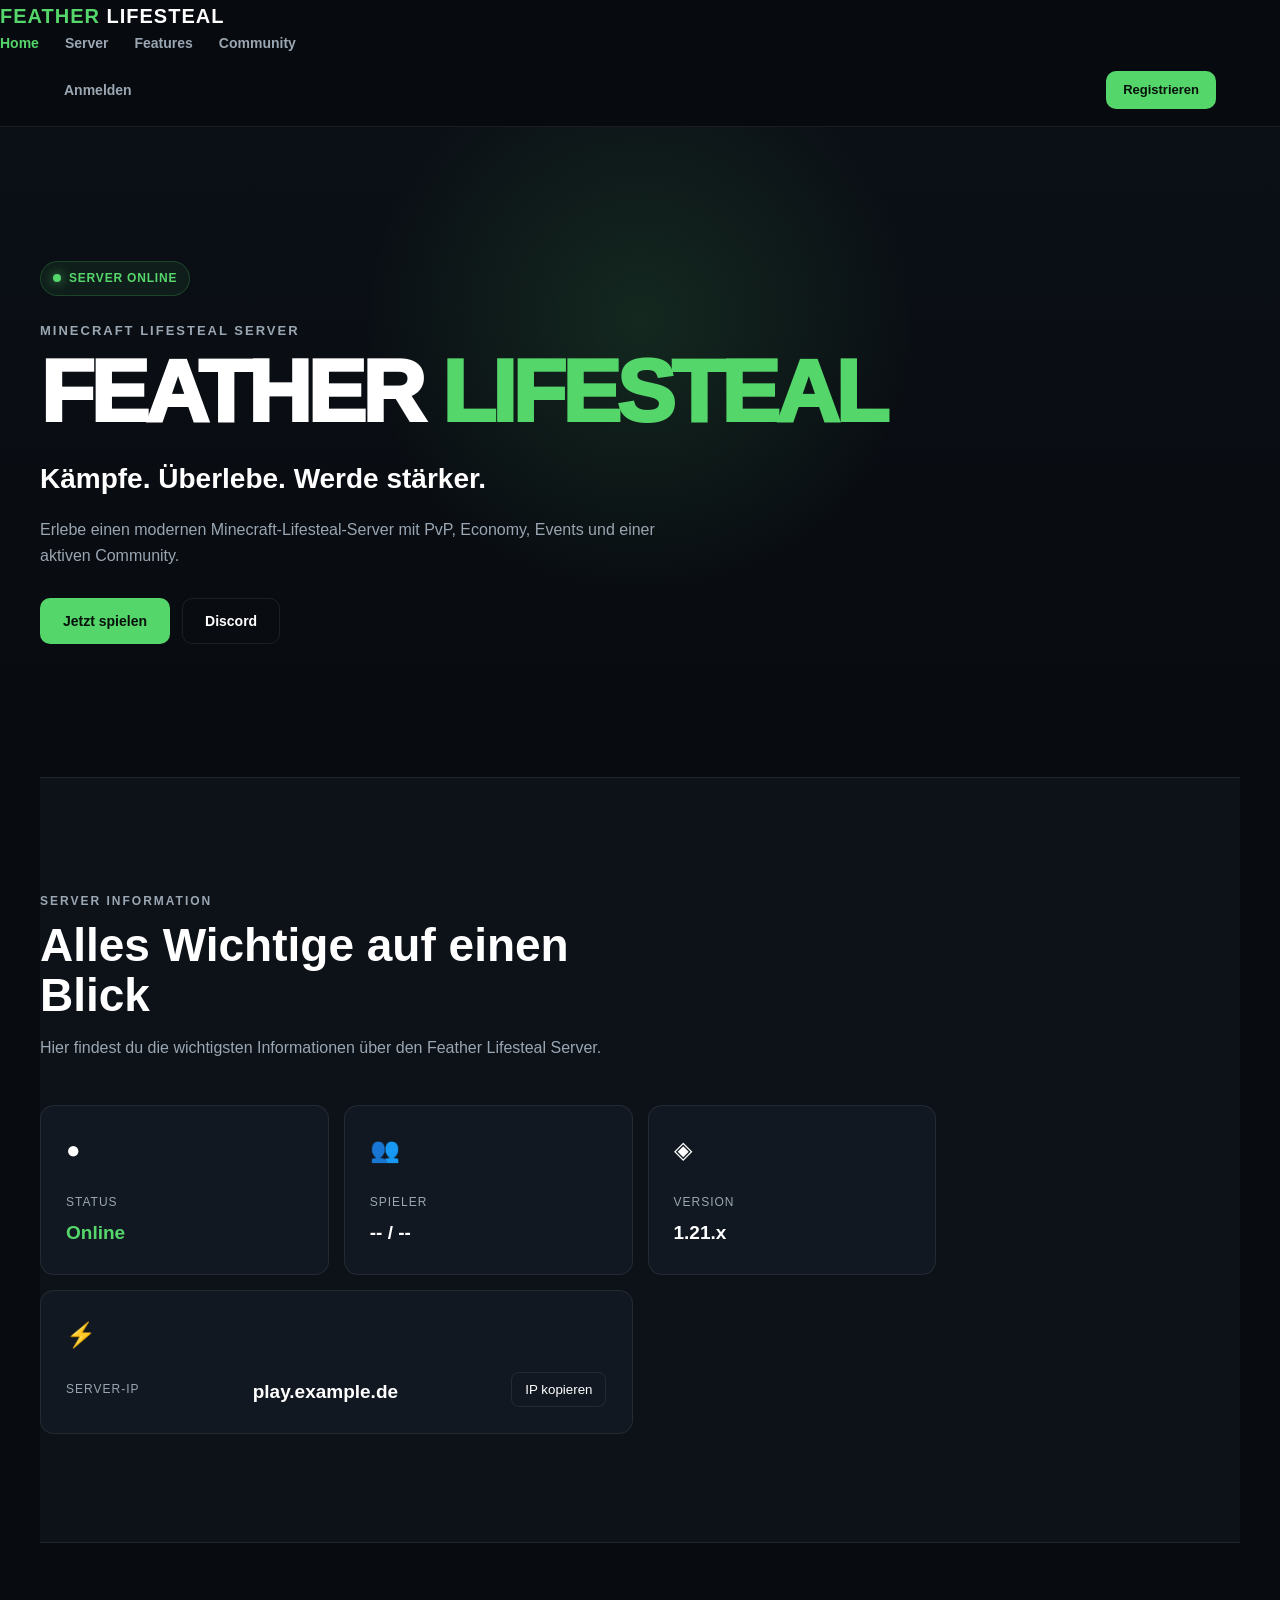
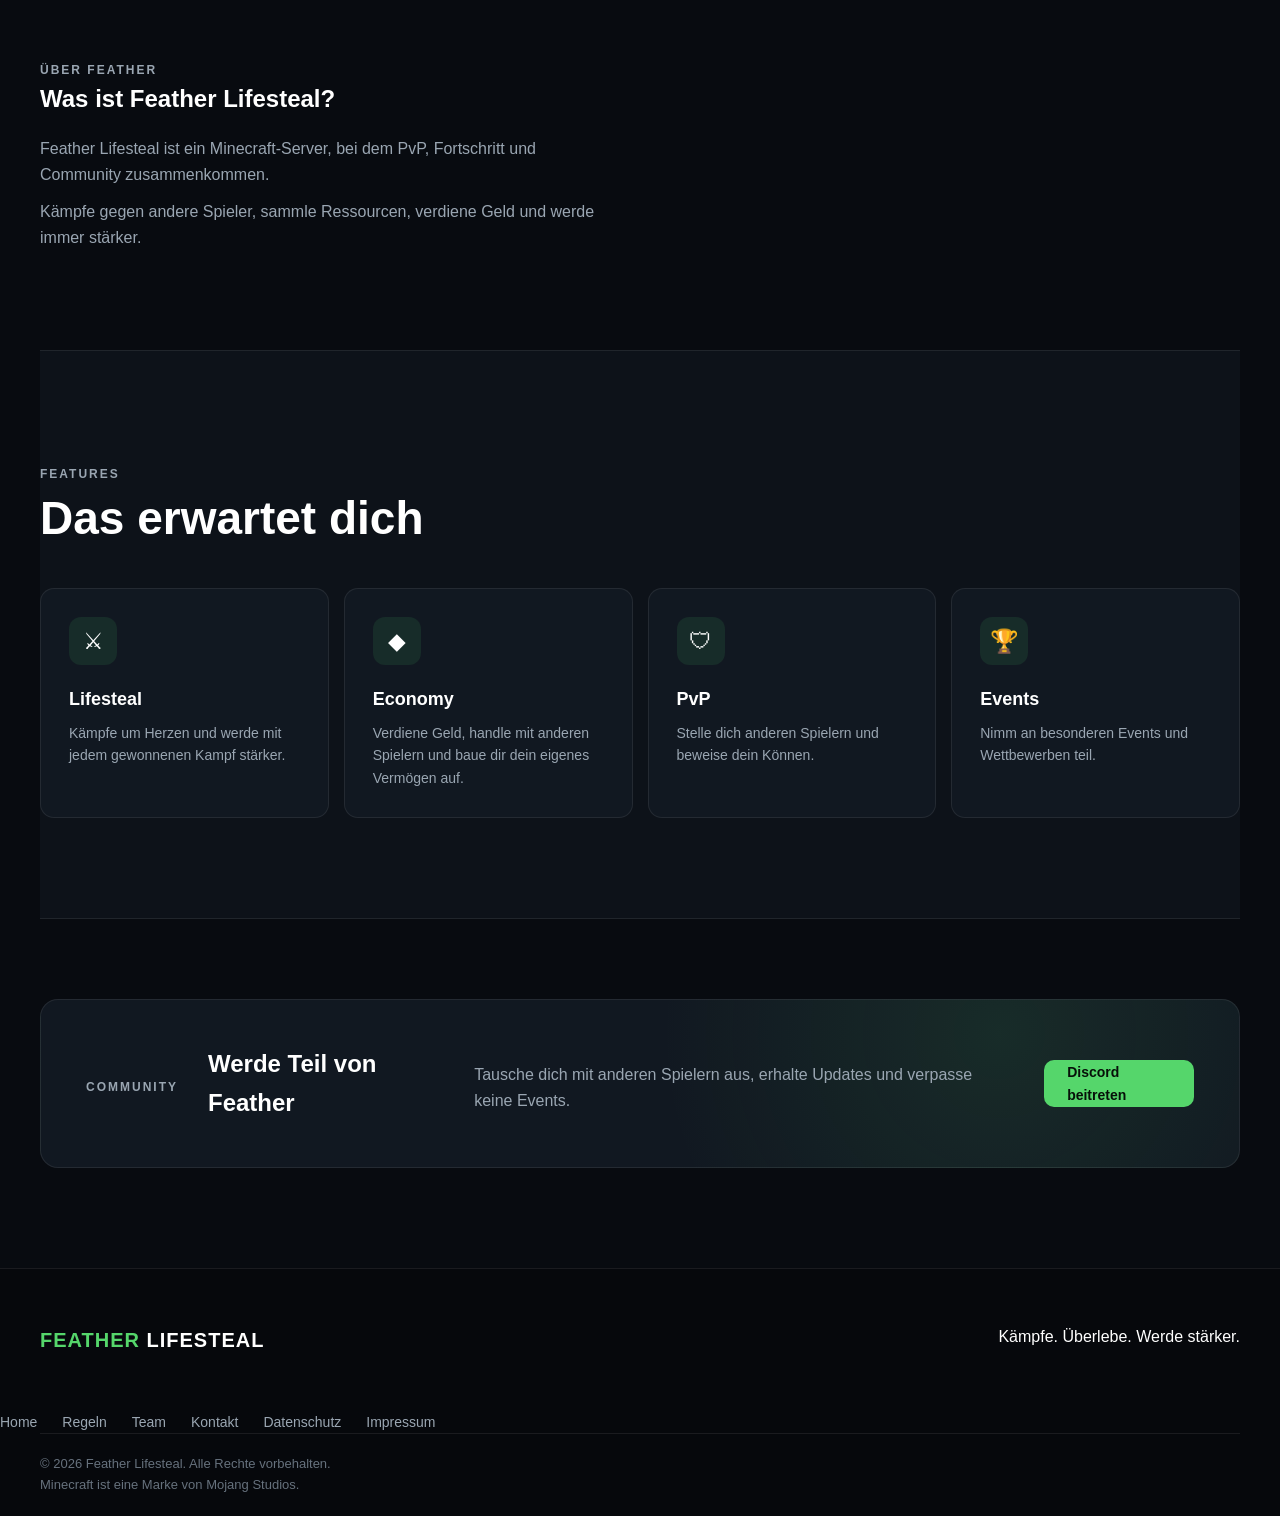
<file: index.html>
<!DOCTYPE html>
<html lang="de">
<head>
    <meta charset="UTF-8">
    <meta name="viewport" content="width=device-width, initial-scale=1.0">

    <meta
        name="description"
        content="Feather Lifesteal – Dein Minecraft Lifesteal Server."
    >

    <title>Feather Lifesteal</title>

    <link rel="stylesheet" href="style.css">
</head>

<body>

    <!-- ================================
         HEADER / NAVIGATION
    ================================= -->

    <header class="site-header">

        <a href="index.html" class="logo">
            <span>FEATHER</span>
            <strong>LIFESTEAL</strong>
        </a>

        <nav class="main-nav">
            <a href="index.html" class="active">Home</a>
            <a href="#server">Server</a>
            <a href="#features">Features</a>
            <a href="#community">Community</a>
        </nav>

        <div class="header-actions">
            <a href="#" class="login-link">
                Anmelden
            </a>

            <a href="#" class="button button-small">
                Registrieren
            </a>
        </div>

        <button
            class="mobile-menu-button"
            id="mobileMenuButton"
            aria-label="Menü öffnen"
        >
            ☰
        </button>

    </header>


    <!-- ================================
         MOBILE NAVIGATION
    ================================= -->

    <div class="mobile-nav" id="mobileNav">

        <a href="index.html">Home</a>
        <a href="#server">Server</a>
        <a href="#features">Features</a>
        <a href="#community">Community</a>

        <hr>

        <a href="#" class="mobile-login">
            Anmelden
        </a>

        <a href="#" class="button">
            Registrieren
        </a>

    </div>


    <main>

        <!-- ================================
             HERO
        ================================= -->

        <section class="hero">

            <div class="hero-background"></div>

            <div class="hero-content">

                <div class="status-badge">
                    <span class="status-dot"></span>
                    SERVER ONLINE
                </div>

                <p class="hero-label">
                    MINECRAFT LIFESTEAL SERVER
                </p>

                <h1>
                    FEATHER
                    <span>LIFESTEAL</span>
                </h1>

                <p class="hero-slogan">
                    Kämpfe. Überlebe. Werde stärker.
                </p>

                <p class="hero-description">
                    Erlebe einen modernen Minecraft-Lifesteal-Server
                    mit PvP, Economy, Events und einer aktiven Community.
                </p>

                <div class="hero-buttons">

                    <a href="#server" class="button">
                        Jetzt spielen
                    </a>

                    <a href="#community" class="button button-secondary">
                        Discord
                    </a>

                </div>

            </div>

        </section>


        <!-- ================================
             SERVER INFORMATION
        ================================= -->

        <section class="section server-section" id="server">

            <div class="section-heading">

                <p class="section-label">
                    SERVER INFORMATION
                </p>

                <h2>
                    Alles Wichtige auf einen Blick
                </h2>

                <p>
                    Hier findest du die wichtigsten Informationen
                    über den Feather Lifesteal Server.
                </p>

            </div>


            <div class="server-grid">

                <!-- STATUS -->

                <div class="info-card">

                    <div class="info-icon">
                        ●
                    </div>

                    <div>
                        <span class="info-label">
                            STATUS
                        </span>

                        <strong class="online-text">
                            Online
                        </strong>
                    </div>

                </div>


                <!-- PLAYERS -->

                <div class="info-card">

                    <div class="info-icon">
                        👥
                    </div>

                    <div>
                        <span class="info-label">
                            SPIELER
                        </span>

                        <strong>
                            -- / --
                        </strong>
                    </div>

                </div>


                <!-- VERSION -->

                <div class="info-card">

                    <div class="info-icon">
                        ◈
                    </div>

                    <div>
                        <span class="info-label">
                            VERSION
                        </span>

                        <strong>
                            1.21.x
                        </strong>
                    </div>

                </div>


                <!-- SERVER IP -->

                <div class="info-card server-ip-card">

                    <div class="info-icon">
                        ⚡
                    </div>

                    <div class="ip-content">

                        <span class="info-label">
                            SERVER-IP
                        </span>

                        <strong id="serverIp">
                            play.example.de
                        </strong>

                        <button
                            id="copyIpButton"
                            class="copy-button"
                        >
                            IP kopieren
                        </button>

                    </div>

                </div>

            </div>

            <p
                id="copyMessage"
                class="copy-message"
            ></p>

        </section>


        <!-- ================================
             ABOUT
        ================================= -->

        <section class="section about-section">

            <div class="about-content">

                <div>

                    <p class="section-label">
                        ÜBER FEATHER
                    </p>

                    <h2>
                        Was ist Feather Lifesteal?
                    </h2>

                </div>

                <p>
                    Feather Lifesteal ist ein Minecraft-Server,
                    bei dem PvP, Fortschritt und Community
                    zusammenkommen.
                </p>

                <p>
                    Kämpfe gegen andere Spieler, sammle Ressourcen,
                    verdiene Geld und werde immer stärker.
                </p>

            </div>

        </section>


        <!-- ================================
             FEATURES
        ================================= -->

        <section class="section features-section" id="features">

            <div class="section-heading">

                <p class="section-label">
                    FEATURES
                </p>

                <h2>
                    Das erwartet dich
                </h2>

            </div>


            <div class="features-grid">

                <!-- LIFESTEAL -->

                <article class="feature-card">

                    <div class="feature-icon">
                        ⚔
                    </div>

                    <h3>
                        Lifesteal
                    </h3>

                    <p>
                        Kämpfe um Herzen und werde mit jedem
                        gewonnenen Kampf stärker.
                    </p>

                </article>


                <!-- ECONOMY -->

                <article class="feature-card">

                    <div class="feature-icon">
                        ◆
                    </div>

                    <h3>
                        Economy
                    </h3>

                    <p>
                        Verdiene Geld, handle mit anderen Spielern
                        und baue dir dein eigenes Vermögen auf.
                    </p>

                </article>


                <!-- PVP -->

                <article class="feature-card">

                    <div class="feature-icon">
                        🛡
                    </div>

                    <h3>
                        PvP
                    </h3>

                    <p>
                        Stelle dich anderen Spielern und
                        beweise dein Können.
                    </p>

                </article>


                <!-- EVENTS -->

                <article class="feature-card">

                    <div class="feature-icon">
                        🏆
                    </div>

                    <h3>
                        Events
                    </h3>

                    <p>
                        Nimm an besonderen Events und
                        Wettbewerben teil.
                    </p>

                </article>

            </div>

        </section>


        <!-- ================================
             COMMUNITY
        ================================= -->

        <section
            class="section community-section"
            id="community"
        >

            <div class="community-box">

                <p class="section-label">
                    COMMUNITY
                </p>

                <h2>
                    Werde Teil von Feather
                </h2>

                <p>
                    Tausche dich mit anderen Spielern aus,
                    erhalte Updates und verpasse keine Events.
                </p>

                <a
                    href="#"
                    class="button"
                >
                    Discord beitreten
                </a>

            </div>

        </section>

    </main>


    <!-- ================================
         FOOTER
    ================================= -->

    <footer class="site-footer">

        <div class="footer-main">

            <a href="index.html" class="logo">
                <span>FEATHER</span>
                <strong>LIFESTEAL</strong>
            </a>

            <p>
                Kämpfe. Überlebe. Werde stärker.
            </p>

        </div>


        <div class="footer-links">

            <a href="index.html">
                Home
            </a>

            <a href="#">
                Regeln
            </a>

            <a href="#">
                Team
            </a>

            <a href="#">
                Kontakt
            </a>

            <a href="#">
                Datenschutz
            </a>

            <a href="#">
                Impressum
            </a>

        </div>


        <div class="footer-bottom">

            <p>
                © 2026 Feather Lifesteal. Alle Rechte vorbehalten.
            </p>

            <p>
                Minecraft ist eine Marke von Mojang Studios.
            </p>

        </div>

    </footer>


    <!-- JAVASCRIPT -->

    <script src="script.js"></script>

</body>
</html>
</file>
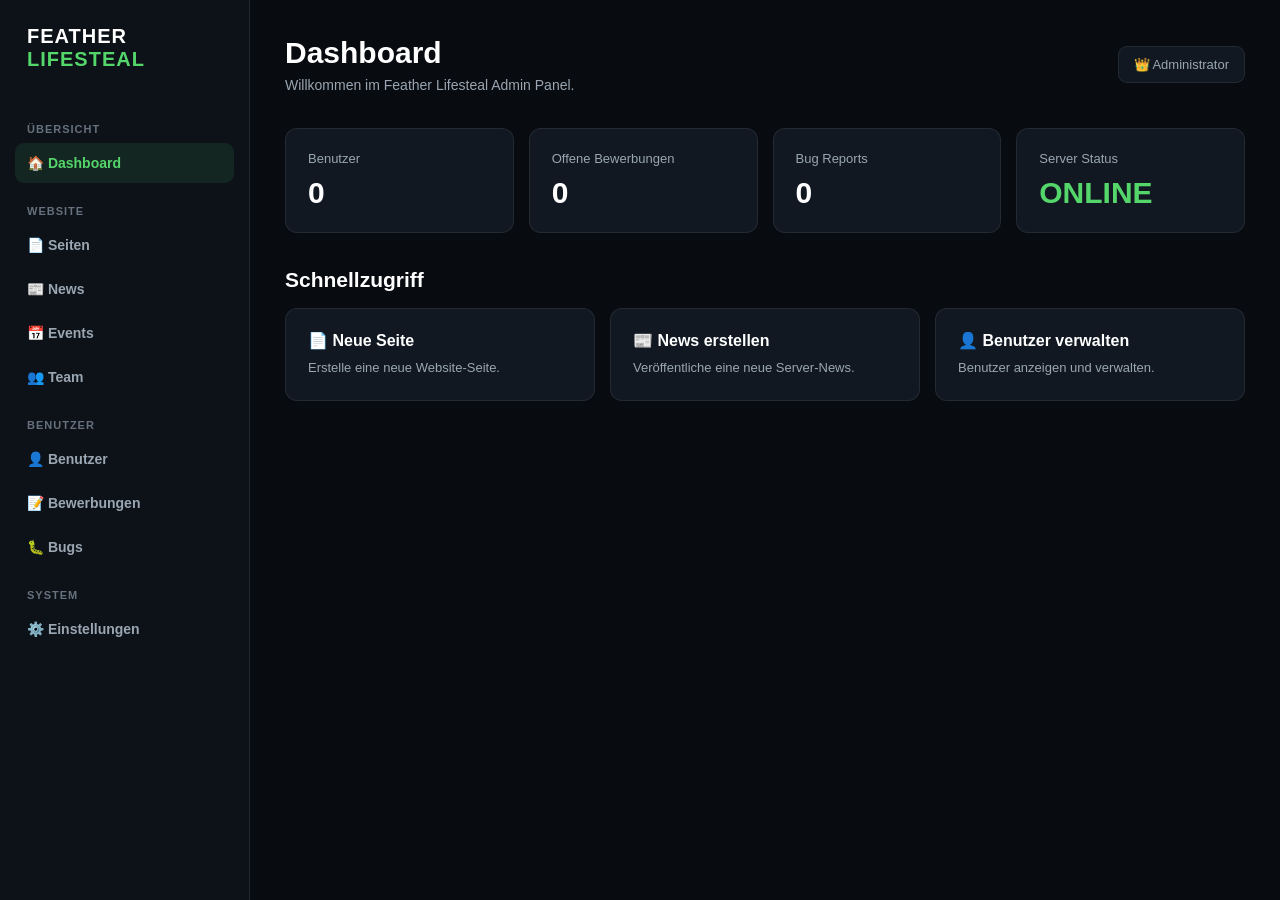
<file: admin/index.html>
<!DOCTYPE html>
<html lang="de">

<head>
    <meta charset="UTF-8">
    <meta name="viewport" content="width=device-width, initial-scale=1.0">

    <title>Feather Lifesteal - Admin Panel</title>

    <link rel="stylesheet" href="style.css">
</head>

<body>

    <!-- ================================
         SIDEBAR
         ================================ -->

    <aside class="sidebar">

        <div class="logo">
            FEATHER <span>LIFESTEAL</span>
        </div>

        <div class="nav-title">Übersicht</div>

        <button class="nav-button active">
            🏠 Dashboard
        </button>


        <div class="nav-title">Website</div>

        <button class="nav-button">
            📄 Seiten
        </button>

        <button class="nav-button">
            📰 News
        </button>

        <button class="nav-button">
            📅 Events
        </button>

        <button class="nav-button">
            👥 Team
        </button>


        <div class="nav-title">Benutzer</div>

        <button class="nav-button">
            👤 Benutzer
        </button>

        <button class="nav-button">
            📝 Bewerbungen
        </button>

        <button class="nav-button">
            🐛 Bugs
        </button>


        <div class="nav-title">System</div>

        <button class="nav-button">
            ⚙️ Einstellungen
        </button>

    </aside>


    <!-- ================================
         MAIN
         ================================ -->

    <main class="main">

        <div class="topbar">

            <div>
                <h1>Dashboard</h1>

                <p>
                    Willkommen im Feather Lifesteal Admin Panel.
                </p>
            </div>

            <div class="admin-user">
                👑 Administrator
            </div>

        </div>


        <!-- ================================
             STATISTICS
             ================================ -->

        <div class="dashboard-grid">

            <div class="card">

                <span class="card-title">
                    Benutzer
                </span>

                <span class="card-value">
                    0
                </span>

            </div>


            <div class="card">

                <span class="card-title">
                    Offene Bewerbungen
                </span>

                <span class="card-value">
                    0
                </span>

            </div>


            <div class="card">

                <span class="card-title">
                    Bug Reports
                </span>

                <span class="card-value">
                    0
                </span>

            </div>


            <div class="card">

                <span class="card-title">
                    Server Status
                </span>

                <span class="card-value green">
                    ONLINE
                </span>

            </div>

        </div>


        <!-- ================================
             QUICK ACTIONS
             ================================ -->

        <section class="section">

            <h2>
                Schnellzugriff
            </h2>


            <div class="quick-actions">

                <div class="action">

                    <h3>
                        📄 Neue Seite
                    </h3>

                    <p>
                        Erstelle eine neue Website-Seite.
                    </p>

                </div>


                <div class="action">

                    <h3>
                        📰 News erstellen
                    </h3>

                    <p>
                        Veröffentliche eine neue Server-News.
                    </p>

                </div>


                <div class="action">

                    <h3>
                        👤 Benutzer verwalten
                    </h3>

                    <p>
                        Benutzer anzeigen und verwalten.
                    </p>

                </div>

            </div>

        </section>

    </main>

</body>

</html>
</file>
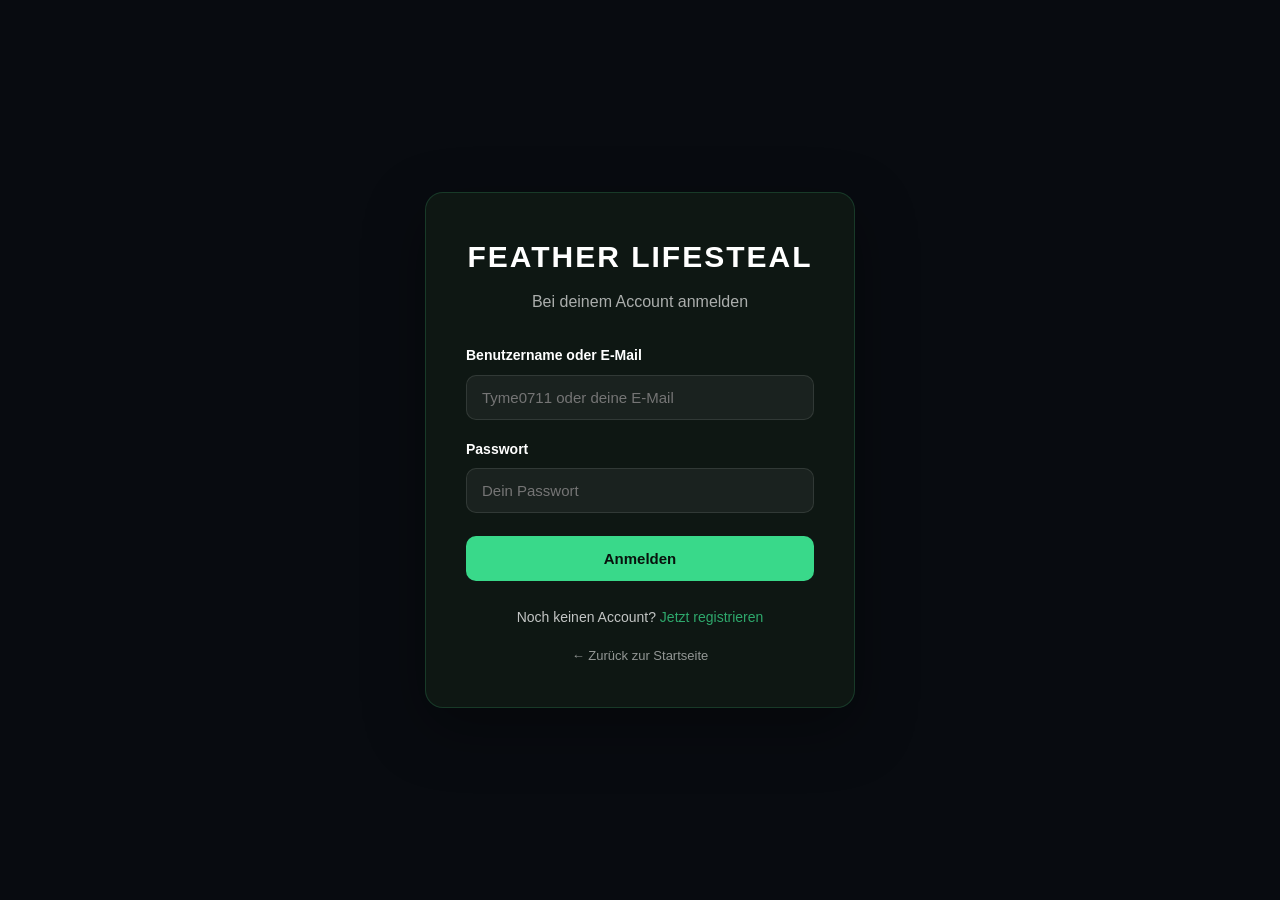
<file: login.html>
<!DOCTYPE html>
<html lang="de">
<head>
    <meta charset="UTF-8">
    <meta name="viewport" content="width=device-width, initial-scale=1.0">

    <title>Login | Feather Lifesteal</title>

    <link rel="stylesheet" href="style.css">

    <style>
        .auth-page {
            min-height: 100vh;
            display: flex;
            align-items: center;
            justify-content: center;
            padding: 30px 20px;
        }

        .auth-container {
            width: 100%;
            max-width: 430px;
        }

        .auth-card {
            background: rgba(15, 25, 21, 0.95);
            border: 1px solid rgba(80, 255, 160, 0.15);
            border-radius: 18px;
            padding: 40px;
            box-shadow: 0 20px 60px rgba(0, 0, 0, 0.35);
        }

        .auth-logo {
            text-align: center;
            margin-bottom: 30px;
        }

        .auth-logo h1 {
            margin: 0;
            font-size: 30px;
            letter-spacing: 2px;
        }

        .auth-logo p {
            margin-top: 8px;
            opacity: 0.65;
        }

        .auth-form {
            display: flex;
            flex-direction: column;
            gap: 18px;
        }

        .form-group {
            display: flex;
            flex-direction: column;
            gap: 8px;
        }

        .form-group label {
            font-size: 14px;
            font-weight: 600;
        }

        .form-group input {
            width: 100%;
            box-sizing: border-box;
            padding: 13px 15px;
            border-radius: 10px;
            border: 1px solid rgba(255, 255, 255, 0.1);
            background: rgba(255, 255, 255, 0.05);
            color: white;
            outline: none;
            font-size: 15px;
        }

        .form-group input:focus {
            border-color: rgba(80, 255, 160, 0.6);
        }

        .login-button {
            margin-top: 5px;
            padding: 14px;
            border: none;
            border-radius: 10px;
            background: #39d98a;
            color: #08120d;
            font-size: 15px;
            font-weight: 700;
            cursor: pointer;
            transition: 0.2s;
        }

        .login-button:hover {
            transform: translateY(-1px);
            opacity: 0.9;
        }

        .login-button:disabled {
            opacity: 0.6;
            cursor: not-allowed;
            transform: none;
        }

        .message {
            display: none;
            padding: 12px 14px;
            border-radius: 10px;
            font-size: 14px;
            line-height: 1.4;
        }

        .message.success {
            display: block;
            background: rgba(57, 217, 138, 0.12);
            border: 1px solid rgba(57, 217, 138, 0.3);
            color: #70e9aa;
        }

        .message.error {
            display: block;
            background: rgba(255, 80, 80, 0.12);
            border: 1px solid rgba(255, 80, 80, 0.3);
            color: #ff8b8b;
        }

        .auth-links {
            text-align: center;
            margin-top: 25px;
            font-size: 14px;
            opacity: 0.75;
        }

        .auth-links a {
            color: #39d98a;
            text-decoration: none;
        }

        .auth-links a:hover {
            text-decoration: underline;
        }

        .back-home {
            display: block;
            text-align: center;
            margin-top: 18px;
            color: white;
            opacity: 0.55;
            text-decoration: none;
            font-size: 13px;
        }

        .back-home:hover {
            opacity: 0.9;
        }

        @media (max-width: 500px) {
            .auth-card {
                padding: 28px 22px;
            }
        }
    </style>
</head>

<body>

    <main class="auth-page">

        <div class="auth-container">

            <div class="auth-card">

                <div class="auth-logo">
                    <h1>FEATHER LIFESTEAL</h1>
                    <p>Bei deinem Account anmelden</p>
                </div>

                <form id="loginForm" class="auth-form">

                    <div class="form-group">
                        <label for="login">Benutzername oder E-Mail</label>

                        <input
                            type="text"
                            id="login"
                            name="login"
                            placeholder="Tyme0711 oder deine E-Mail"
                            autocomplete="username"
                            required
                        >
                    </div>

                    <div class="form-group">
                        <label for="password">Passwort</label>

                        <input
                            type="password"
                            id="password"
                            name="password"
                            placeholder="Dein Passwort"
                            autocomplete="current-password"
                            required
                        >
                    </div>

                    <div id="loginMessage" class="message"></div>

                    <button
                        type="submit"
                        id="loginButton"
                        class="login-button"
                    >
                        Anmelden
                    </button>

                </form>

                <div class="auth-links">
                    Noch keinen Account?
                    <a href="register.html">Jetzt registrieren</a>
                </div>

                <a href="index.html" class="back-home">
                    ← Zurück zur Startseite
                </a>

            </div>

        </div>

    </main>

    <script>
        const API_URL =
            "https://feather-lifesteal-api.tyme0711-yt.workers.dev";

        const loginForm = document.getElementById("loginForm");
        const loginButton = document.getElementById("loginButton");
        const loginMessage = document.getElementById("loginMessage");

        function showMessage(message, type) {
            loginMessage.textContent = message;
            loginMessage.className = "message " + type;
        }

        loginForm.addEventListener("submit", async function(event) {

            event.preventDefault();

            const login = document.getElementById("login").value.trim();
            const password = document.getElementById("password").value;

            if (!login || !password) {
                showMessage(
                    "Bitte fülle alle Felder aus.",
                    "error"
                );
                return;
            }

            loginButton.disabled = true;
            loginButton.textContent = "Anmeldung läuft...";

            loginMessage.className = "message";
            loginMessage.textContent = "";

            try {

                const response = await fetch(
                    `${API_URL}/api/login`,
                    {
                        method: "POST",

                        headers: {
                            "Content-Type": "application/json"
                        },

                        body: JSON.stringify({
                            login: login,
                            password: password
                        })
                    }
                );

                let data;

                try {
                    data = await response.json();
                } catch {
                    throw new Error(
                        "Der Server hat keine gültige Antwort zurückgegeben."
                    );
                }

                if (!response.ok || !data.success) {

                    showMessage(
                        data.message ||
                        "Anmeldung fehlgeschlagen.",
                        "error"
                    );

                    return;
                }

                showMessage(
                    "Erfolgreich angemeldet! Weiterleitung...",
                    "success"
                );

                /*
                 * Später können wir hier z.B. abhängig
                 * von der Rolle weiterleiten:
                 *
                 * OWNER / ADMIN → admin/index.html
                 * USER → account.html
                 */

                setTimeout(() => {

                    if (
                        data.user &&
                        (
                            data.user.role === "OWNER" ||
                            data.user.role === "ADMIN"
                        )
                    ) {
                        window.location.href = "admin/index.html";
                    } else {
                        window.location.href = "index.html";
                    }

                }, 1000);

            } catch (error) {

                console.error("Login error:", error);

                showMessage(
                    "Der Server konnte nicht erreicht werden.",
                    "error"
                );

            } finally {

                loginButton.disabled = false;
                loginButton.textContent = "Anmelden";

            }

        });
    </script>

</body>
</html>
</file>
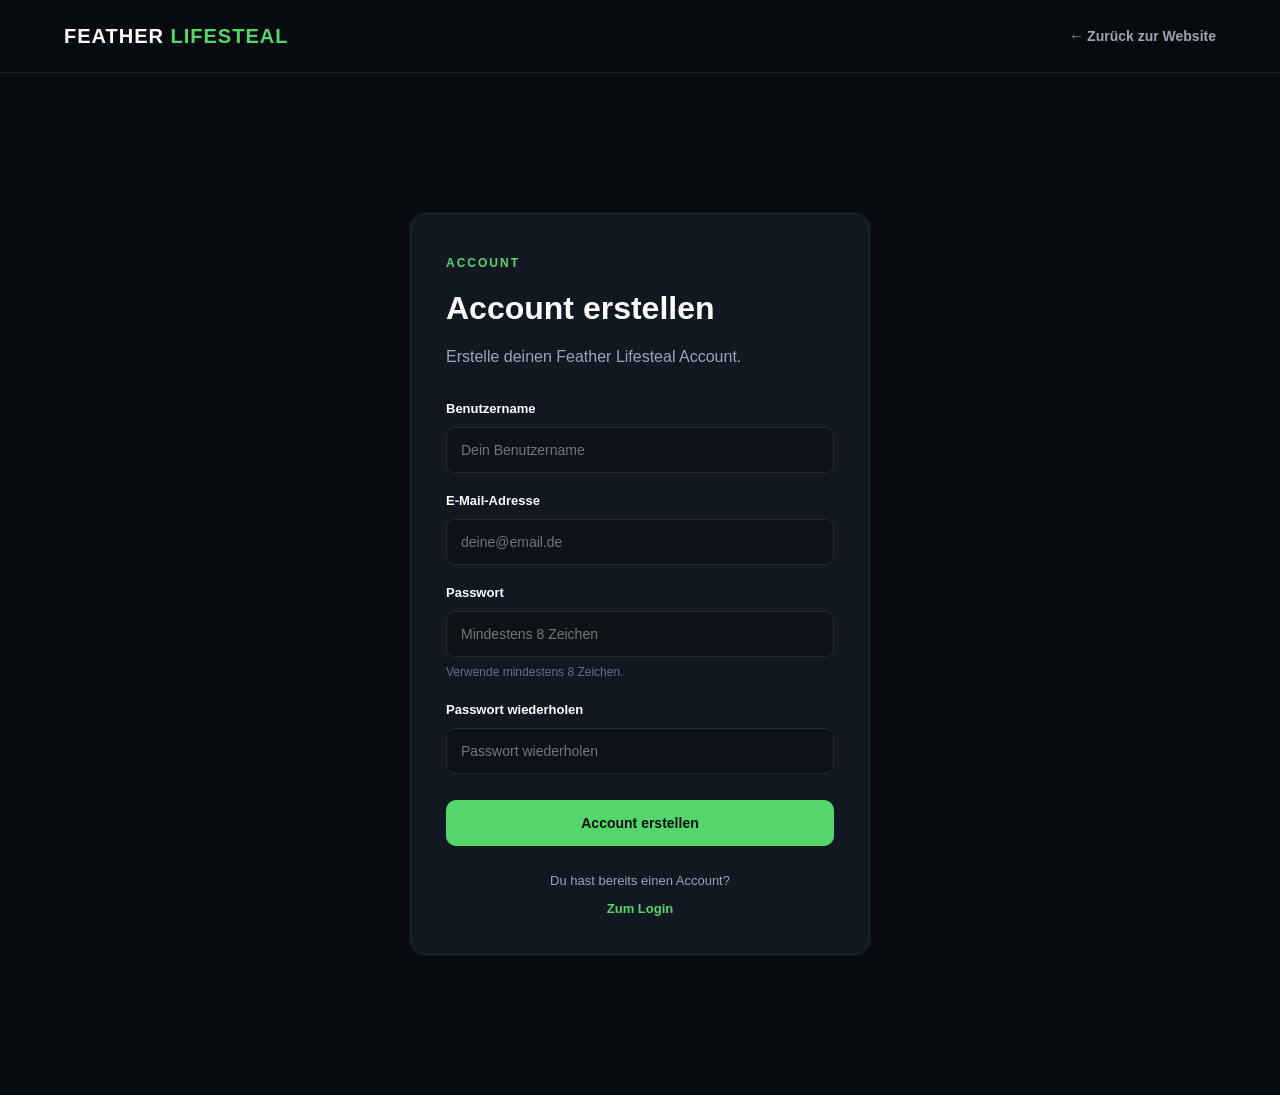
<file: register.html>
<!DOCTYPE html>
<html lang="de">

<head>
    <meta charset="UTF-8">
    <meta name="viewport" content="width=device-width, initial-scale=1.0">

    <title>Registrieren - Feather Lifesteal</title>

    <link rel="stylesheet" href="style.css">

    <style>
        .login-container {
            width: min(100%, 460px);
            margin: 40px auto;
            padding: 35px;
            background: #111821;
            border: 1px solid rgba(255, 255, 255, 0.08);
            border-radius: 16px;
        }

        .login-header {
            margin-bottom: 30px;
        }

        .login-header h1 {
            margin-top: 8px;
            font-size: 32px;
        }

        .login-header p {
            margin-top: 10px;
            color: #9aa6b2;
        }

        .form-group {
            margin-bottom: 18px;
        }

        .form-group label {
            display: block;
            margin-bottom: 7px;
            font-size: 13px;
            font-weight: 700;
        }

        .form-group input {
            width: 100%;
            height: 46px;
            padding: 0 14px;
            border: 1px solid rgba(255, 255, 255, 0.1);
            border-radius: 9px;
            outline: none;
            background: #0d1219;
            color: white;
            font-size: 14px;
        }

        .form-group input:focus {
            border-color: #55d66b;
        }

        .form-hint {
            margin-top: 6px;
            color: #66717d;
            font-size: 12px;
        }

        .login-button {
            width: 100%;
            margin-top: 8px;
        }

        .login-button:disabled {
            opacity: 0.6;
            cursor: not-allowed;
        }

        .form-message {
            display: none;
            margin: 15px 0;
            padding: 12px;
            border-radius: 9px;
            font-size: 13px;
        }

        .form-message.show {
            display: block;
        }

        .form-message.success {
            background: rgba(85, 214, 107, 0.08);
            border: 1px solid rgba(85, 214, 107, 0.2);
            color: #55d66b;
        }

        .form-message.error {
            background: rgba(239, 68, 68, 0.08);
            border: 1px solid rgba(239, 68, 68, 0.2);
            color: #ef4444;
        }

        .login-footer {
            margin-top: 25px;
            text-align: center;
            color: #9aa6b2;
            font-size: 13px;
        }

        .login-footer a {
            display: inline-block;
            margin-top: 7px;
            color: #55d66b;
            font-weight: 700;
        }
    </style>
</head>

<body>

    <!-- HEADER -->

    <header class="site-header">

        <div>

            <a href="index.html" class="logo">
                FEATHER <span>LIFESTEAL</span>
            </a>

            <a href="index.html" class="login-link">
                ← Zurück zur Website
            </a>

        </div>

    </header>


    <!-- REGISTER -->

    <main>

        <section class="section">

            <div class="login-container">

                <div class="login-header">

                    <span class="section-label">
                        ACCOUNT
                    </span>

                    <h1>
                        Account erstellen
                    </h1>

                    <p>
                        Erstelle deinen Feather Lifesteal Account.
                    </p>

                </div>


                <form id="registerForm">

                    <div class="form-group">

                        <label for="username">
                            Benutzername
                        </label>

                        <input
                            type="text"
                            id="username"
                            name="username"
                            placeholder="Dein Benutzername"
                            minlength="3"
                            maxlength="20"
                            required
                            autocomplete="username"
                        >

                    </div>


                    <div class="form-group">

                        <label for="email">
                            E-Mail-Adresse
                        </label>

                        <input
                            type="email"
                            id="email"
                            name="email"
                            placeholder="deine@email.de"
                            required
                            autocomplete="email"
                        >

                    </div>


                    <div class="form-group">

                        <label for="password">
                            Passwort
                        </label>

                        <input
                            type="password"
                            id="password"
                            name="password"
                            placeholder="Mindestens 8 Zeichen"
                            minlength="8"
                            required
                            autocomplete="new-password"
                        >

                        <div class="form-hint">
                            Verwende mindestens 8 Zeichen.
                        </div>

                    </div>


                    <div class="form-group">

                        <label for="passwordConfirm">
                            Passwort wiederholen
                        </label>

                        <input
                            type="password"
                            id="passwordConfirm"
                            name="passwordConfirm"
                            placeholder="Passwort wiederholen"
                            minlength="8"
                            required
                            autocomplete="new-password"
                        >

                    </div>


                    <div
                        id="registerMessage"
                        class="form-message"
                        aria-live="polite"
                    ></div>


                    <button
                        type="submit"
                        class="button login-button"
                        id="registerButton"
                    >
                        Account erstellen
                    </button>

                </form>


                <div class="login-footer">

                    <p>
                        Du hast bereits einen Account?
                    </p>

                    <a href="login.html">
                        Zum Login
                    </a>

                </div>

            </div>

        </section>

    </main>


    <script>

        // ========================================
        // FEATHER LIFESTEAL REGISTER
        // ========================================

        const API_URL =
            "https://feather-lifesteal-api.tyme0711-yt.workers.dev";


        const registerForm =
            document.getElementById("registerForm");

        const registerMessage =
            document.getElementById("registerMessage");

        const registerButton =
            document.getElementById("registerButton");


        // ========================================
        // SHOW MESSAGE
        // ========================================

        function showMessage(message, type) {

            registerMessage.textContent = message;

            registerMessage.className =
                "form-message show " + type;
        }


        // ========================================
        // REGISTER
        // ========================================

        registerForm.addEventListener(
            "submit",
            async function(event) {

                event.preventDefault();


                const username =
                    document.getElementById("username").value.trim();

                const email =
                    document.getElementById("email").value.trim();

                const password =
                    document.getElementById("password").value;

                const passwordConfirm =
                    document.getElementById("passwordConfirm").value;


                // ========================================
                // CHECK PASSWORDS
                // ========================================

                if (password !== passwordConfirm) {

                    showMessage(
                        "Die Passwörter stimmen nicht überein.",
                        "error"
                    );

                    return;
                }


                // ========================================
                // DISABLE BUTTON
                // ========================================

                registerButton.disabled = true;

                registerButton.textContent =
                    "Registrierung läuft...";


                try {

                    // ========================================
                    // SEND TO CLOUDFLARE WORKER
                    // ========================================

                    const response = await fetch(
                        API_URL + "/api/register",
                        {
                            method: "POST",

                            headers: {
                                "Content-Type": "application/json"
                            },

                            body: JSON.stringify({
                                username: username,
                                email: email,
                                password: password
                            })
                        }
                    );


                    const data =
                        await response.json();


                    // ========================================
                    // ERROR
                    // ========================================

                    if (!response.ok || !data.success) {

                        showMessage(
                            data.error ||
                            "Registrierung fehlgeschlagen.",
                            "error"
                        );

                        return;
                    }


                    // ========================================
                    // SUCCESS
                    // ========================================

                    showMessage(
                        data.message ||
                        "Registrierung erfolgreich! Dein Account wartet auf die Freigabe durch einen Administrator.",
                        "success"
                    );


                    registerForm.reset();


                } catch (error) {

                    console.error(
                        "Registration error:",
                        error
                    );


                    showMessage(
                        "Die Verbindung zum Server ist fehlgeschlagen.",
                        "error"
                    );


                } finally {

                    registerButton.disabled = false;

                    registerButton.textContent =
                        "Account erstellen";

                }

            }
        );

    </script>

</body>

</html>
</file>
<file: style.css>
/* ========================================
   FEATHER LIFESTEAL - MAIN STYLES
   ======================================== */

:root {
    --background: #080b10;
    --background-light: #0d1219;
    --card: #111821;
    --card-hover: #17212c;

    --text: #ffffff;
    --text-muted: #9aa6b2;

    --primary: #55d66b;
    --primary-dark: #32a946;

    --border: rgba(255, 255, 255, 0.08);

    --radius: 14px;
    --max-width: 1200px;
}

/* ========================================
   RESET
   ======================================== */

* {
    margin: 0;
    padding: 0;
    box-sizing: border-box;
}

html {
    scroll-behavior: smooth;
}

body {
    font-family: Arial, Helvetica, sans-serif;
    background: var(--background);
    color: var(--text);
    line-height: 1.6;
}

a {
    color: inherit;
    text-decoration: none;
}

button {
    font-family: inherit;
}

/* ========================================
   HEADER
   ======================================== */

.site-header {
    position: sticky;
    top: 0;
    z-index: 1000;

    background: rgba(8, 11, 16, 0.92);
    backdrop-filter: blur(12px);

    border-bottom: 1px solid var(--border);
}

.site-header > div {
    max-width: var(--max-width);
    margin: auto;

    min-height: 72px;
    padding: 0 24px;

    display: flex;
    align-items: center;
    justify-content: space-between;
    gap: 25px;
}

.logo {
    font-size: 20px;
    font-weight: 900;
    letter-spacing: 1px;
}

.logo span {
    color: var(--primary);
}

.main-nav {
    display: flex;
    align-items: center;
    gap: 26px;
}

.main-nav a {
    color: var(--text-muted);
    font-size: 14px;
    font-weight: 600;

    transition: 0.2s ease;
}

.main-nav a:hover,
.main-nav a.active {
    color: var(--primary);
}

.header-actions {
    display: flex;
    align-items: center;
    gap: 12px;
}

.login-link {
    color: var(--text-muted);
    font-size: 14px;
    font-weight: 600;
}

.login-link:hover {
    color: white;
}

/* ========================================
   BUTTONS
   ======================================== */

.button {
    display: inline-flex;
    align-items: center;
    justify-content: center;

    min-height: 46px;
    padding: 0 22px;

    border-radius: 10px;
    border: 1px solid transparent;

    background: var(--primary);
    color: #071009;

    font-weight: 800;
    font-size: 14px;

    cursor: pointer;

    transition:
        transform 0.2s ease,
        background 0.2s ease,
        box-shadow 0.2s ease;
}

.button:hover {
    transform: translateY(-2px);
    background: #69e77b;
    box-shadow: 0 10px 30px rgba(85, 214, 107, 0.18);
}

.button-small {
    min-height: 38px;
    padding: 0 16px;
    font-size: 13px;
}

.button-secondary {
    background: transparent;
    color: white;
    border-color: var(--border);
}

.button-secondary:hover {
    background: rgba(255, 255, 255, 0.06);
    box-shadow: none;
}

/* ========================================
   MOBILE MENU
   ======================================== */

.mobile-menu-button {
    display: none;

    width: 42px;
    height: 42px;

    border: 1px solid var(--border);
    border-radius: 10px;

    background: var(--card);
    color: white;

    font-size: 20px;
    cursor: pointer;
}

.mobile-nav {
    display: none;
}

/* ========================================
   HERO
   ======================================== */

.hero {
    position: relative;
    min-height: 650px;

    display: flex;
    align-items: center;

    overflow: hidden;
}

.hero-background {
    position: absolute;
    inset: 0;

    background:
        radial-gradient(
            circle at 50% 30%,
            rgba(85, 214, 107, 0.13),
            transparent 35%
        ),
        linear-gradient(
            180deg,
            #0b1016 0%,
            #080b10 100%
        );

    z-index: -1;
}

.hero-content {
    width: min(var(--max-width), calc(100% - 48px));
    margin: auto;

    padding: 100px 0;
}

.status-badge {
    display: inline-flex;
    align-items: center;
    gap: 8px;

    padding: 7px 12px;

    border-radius: 999px;

    background: rgba(85, 214, 107, 0.08);
    border: 1px solid rgba(85, 214, 107, 0.2);

    color: var(--primary);

    font-size: 12px;
    font-weight: 800;
    text-transform: uppercase;
    letter-spacing: 0.8px;
}

.status-dot {
    width: 8px;
    height: 8px;

    border-radius: 50%;
    background: var(--primary);

    box-shadow: 0 0 12px rgba(85, 214, 107, 0.8);
}

.hero-label {
    margin-top: 25px;

    color: var(--text-muted);

    font-size: 13px;
    font-weight: 800;
    letter-spacing: 2px;
}

.hero h1 {
    margin-top: 8px;

    font-size: clamp(46px, 8vw, 88px);
    line-height: 0.95;

    letter-spacing: -4px;
    font-weight: 950;
}

.hero h1 span {
    color: var(--primary);
}

.hero-slogan {
    max-width: 650px;

    margin-top: 24px;

    font-size: clamp(20px, 3vw, 28px);
    font-weight: 800;
}

.hero-description {
    max-width: 620px;

    margin-top: 15px;

    color: var(--text-muted);
    font-size: 16px;
}

.hero-buttons {
    display: flex;
    flex-wrap: wrap;
    gap: 12px;

    margin-top: 30px;
}

/* ========================================
   SECTIONS
   ======================================== */

.section {
    width: min(var(--max-width), calc(100% - 48px));
    margin: auto;

    padding: 100px 0;
}

.section-heading {
    max-width: 650px;
    margin-bottom: 45px;
}

.section-label {
    color: var(--primary);

    font-size: 12px;
    font-weight: 900;

    letter-spacing: 2px;
    text-transform: uppercase;
}

.section-heading h2 {
    margin-top: 8px;

    font-size: clamp(30px, 5vw, 46px);
    line-height: 1.1;
}

.section-heading p {
    margin-top: 14px;

    color: var(--text-muted);
}

/* ========================================
   SERVER
   ======================================== */

.server-section {
    border-top: 1px solid var(--border);
    border-bottom: 1px solid var(--border);
    background: var(--background-light);
}

.server-grid {
    display: grid;
    grid-template-columns: repeat(4, 1fr);
    gap: 15px;
}

.info-card {
    padding: 25px;

    background: var(--card);
    border: 1px solid var(--border);

    border-radius: var(--radius);

    transition: 0.2s ease;
}

.info-card:hover {
    transform: translateY(-3px);
    background: var(--card-hover);
}

.info-icon {
    font-size: 24px;
    margin-bottom: 18px;
}

.info-label {
    color: var(--text-muted);

    font-size: 12px;
    text-transform: uppercase;
    letter-spacing: 1px;
}

.info-card strong {
    display: block;

    margin-top: 5px;

    font-size: 19px;
}

.online-text {
    color: var(--primary);
}

.server-ip-card {
    grid-column: span 2;
}

.ip-content {
    display: flex;
    align-items: center;
    justify-content: space-between;
    gap: 15px;
}

.copy-button {
    padding: 9px 13px;

    border: 1px solid var(--border);
    border-radius: 8px;

    background: transparent;
    color: white;

    cursor: pointer;

    transition: 0.2s ease;
}

.copy-button:hover {
    background: rgba(255, 255, 255, 0.08);
}

.copy-message {
    margin-top: 8px;

    color: var(--primary);
    font-size: 12px;

    opacity: 0;
    transition: 0.2s ease;
}

.copy-message.show {
    opacity: 1;
}

/* ========================================
   ABOUT
   ======================================== */

.about-section {
    display: grid;
    grid-template-columns: 1fr 1fr;
    gap: 70px;

    align-items: center;
}

.about-content p {
    margin-top: 18px;

    color: var(--text-muted);
}

.about-content p + p {
    margin-top: 12px;
}

/* ========================================
   FEATURES
   ======================================== */

.features-section {
    background: var(--background-light);
    border-top: 1px solid var(--border);
    border-bottom: 1px solid var(--border);
}

.features-grid {
    display: grid;
    grid-template-columns: repeat(4, 1fr);
    gap: 15px;
}

.feature-card {
    padding: 28px;

    background: var(--card);
    border: 1px solid var(--border);

    border-radius: var(--radius);

    transition: 0.2s ease;
}

.feature-card:hover {
    transform: translateY(-4px);
    background: var(--card-hover);
}

.feature-icon {
    width: 48px;
    height: 48px;

    display: flex;
    align-items: center;
    justify-content: center;

    margin-bottom: 20px;

    border-radius: 12px;

    background: rgba(85, 214, 107, 0.1);

    font-size: 23px;
}

.feature-card h3 {
    font-size: 18px;
}

.feature-card p {
    margin-top: 8px;

    color: var(--text-muted);
    font-size: 14px;
}

/* ========================================
   COMMUNITY
   ======================================== */

.community-section {
    padding-top: 80px;
}

.community-box {
    padding: 45px;

    border: 1px solid var(--border);
    border-radius: 18px;

    background:
        radial-gradient(
            circle at 80% 20%,
            rgba(85, 214, 107, 0.1),
            transparent 35%
        ),
        var(--card);

    display: flex;
    align-items: center;
    justify-content: space-between;
    gap: 30px;
}

.community-box p {
    margin-top: 8px;
    color: var(--text-muted);
}

/* ========================================
   FOOTER
   ======================================== */

.site-footer {
    border-top: 1px solid var(--border);

    background: #06080c;
}

.footer-main {
    width: min(var(--max-width), calc(100% - 48px));
    margin: auto;

    padding: 55px 0;

    display: flex;
    justify-content: space-between;
    gap: 50px;
}

.footer-links {
    display: flex;
    flex-wrap: wrap;
    gap: 25px;
}

.footer-links a {
    color: var(--text-muted);
    font-size: 14px;
}

.footer-links a:hover {
    color: var(--primary);
}

.footer-bottom {
    width: min(var(--max-width), calc(100% - 48px));
    margin: auto;

    padding: 20px 0;

    border-top: 1px solid var(--border);

    color: #66717d;
    font-size: 13px;
}

/* ========================================
   RESPONSIVE DESIGN
   ======================================== */

@media (max-width: 900px) {

    .main-nav,
    .header-actions {
        display: none;
    }

    .mobile-menu-button {
        display: block;
    }

    .mobile-nav {
        padding: 0 24px 20px;

        flex-direction: column;
        gap: 12px;
    }

    .mobile-nav.open {
        display: flex;
    }

    .mobile-nav a {
        padding: 12px;

        border-radius: 8px;

        color: var(--text-muted);
        background: var(--card);
    }

    .server-grid,
    .features-grid {
        grid-template-columns: repeat(2, 1fr);
    }

    .about-section {
        grid-template-columns: 1fr;
        gap: 30px;
    }
}

@media (max-width: 600px) {

    .site-header > div {
        min-height: 64px;
        padding: 0 18px;
    }

    .hero-content,
    .section,
    .footer-main,
    .footer-bottom {
        width: min(100% - 36px, var(--max-width));
    }

    .hero {
        min-height: 580px;
    }

    .hero-content {
        padding: 75px 0;
    }

    .hero h1 {
        letter-spacing: -2px;
    }

    .hero-buttons {
        flex-direction: column;
    }

    .hero-buttons .button {
        width: 100%;
    }

    .server-grid,
    .features-grid {
        grid-template-columns: 1fr;
    }

    .server-ip-card {
        grid-column: span 1;
    }

    .ip-content {
        align-items: flex-start;
        flex-direction: column;
    }

    .community-box {
        padding: 30px;

        flex-direction: column;
        align-items: flex-start;
    }

    .footer-main {
        flex-direction: column;
        padding: 40px 0;
    }

    .footer-links {
        flex-direction: column;
        gap: 12px;
    }
}
</file>
<file: admin/style.css>
/* ========================================
   FEATHER LIFESTEAL - ADMIN PANEL
   ======================================== */

:root {
    --background: #080b10;
    --sidebar: #0d1219;
    --card: #111821;
    --card-hover: #17212c;

    --text: #ffffff;
    --muted: #9aa6b2;

    --primary: #55d66b;
    --primary-hover: #69e77b;

    --border: rgba(255, 255, 255, 0.08);

    --sidebar-width: 250px;
}

/* ========================================
   RESET
   ======================================== */

* {
    margin: 0;
    padding: 0;
    box-sizing: border-box;
}

body {
    font-family: Arial, Helvetica, sans-serif;
    background: var(--background);
    color: var(--text);
    min-height: 100vh;
}

button {
    font-family: inherit;
}

/* ========================================
   SIDEBAR
   ======================================== */

.sidebar {
    position: fixed;
    left: 0;
    top: 0;
    bottom: 0;

    width: var(--sidebar-width);

    padding: 25px 15px;

    background: var(--sidebar);
    border-right: 1px solid var(--border);

    overflow-y: auto;
}

.logo {
    padding: 0 12px 30px;

    font-size: 20px;
    font-weight: 900;
    letter-spacing: 1px;
}

.logo span {
    color: var(--primary);
}

/* ========================================
   NAVIGATION
   ======================================== */

.nav-title {
    margin: 22px 12px 8px;

    color: #66717d;

    font-size: 11px;
    font-weight: 800;

    text-transform: uppercase;
    letter-spacing: 1px;
}

.nav-button {
    display: flex;
    align-items: center;
    gap: 10px;

    width: 100%;

    padding: 12px;

    margin-bottom: 4px;

    border: 0;
    border-radius: 9px;

    background: transparent;
    color: var(--muted);

    text-align: left;
    font-size: 14px;
    font-weight: 600;

    cursor: pointer;

    transition: 0.2s ease;
}

.nav-button:hover {
    background: var(--card-hover);
    color: white;
}

.nav-button.active {
    background: rgba(85, 214, 107, 0.1);
    color: var(--primary);
}

/* ========================================
   MAIN CONTENT
   ======================================== */

.main {
    min-height: 100vh;

    margin-left: var(--sidebar-width);

    padding: 35px;
}

/* ========================================
   TOPBAR
   ======================================== */

.topbar {
    display: flex;
    align-items: center;
    justify-content: space-between;

    gap: 20px;

    margin-bottom: 35px;
}

.topbar h1 {
    font-size: 30px;
    line-height: 1.2;
}

.topbar p {
    margin-top: 6px;
    color: var(--muted);
    font-size: 14px;
}

.admin-user {
    display: flex;
    align-items: center;
    gap: 8px;

    padding: 10px 15px;

    background: var(--card);
    border: 1px solid var(--border);

    border-radius: 9px;

    color: var(--muted);

    font-size: 13px;
}

/* ========================================
   DASHBOARD CARDS
   ======================================== */

.dashboard-grid {
    display: grid;

    grid-template-columns: repeat(4, 1fr);

    gap: 15px;
}

.card {
    padding: 22px;

    background: var(--card);

    border: 1px solid var(--border);
    border-radius: 12px;

    transition: 0.2s ease;
}

.card:hover {
    background: var(--card-hover);
    transform: translateY(-2px);
}

.card-title {
    display: block;

    color: var(--muted);

    font-size: 13px;
}

.card-value {
    display: block;

    margin-top: 10px;

    font-size: 30px;
    font-weight: 900;
}

.green {
    color: var(--primary);
}

/* ========================================
   SECTIONS
   ======================================== */

.section {
    margin-top: 35px;
}

.section h2 {
    margin-bottom: 16px;

    font-size: 21px;
}

/* ========================================
   QUICK ACTIONS
   ======================================== */

.quick-actions {
    display: grid;

    grid-template-columns: repeat(3, 1fr);

    gap: 15px;
}

.action {
    padding: 22px;

    background: var(--card);

    border: 1px solid var(--border);
    border-radius: 12px;

    cursor: pointer;

    transition: 0.2s ease;
}

.action:hover {
    background: var(--card-hover);

    transform: translateY(-3px);

    border-color: rgba(85, 214, 107, 0.25);
}

.action h3 {
    margin-bottom: 8px;

    font-size: 16px;
}

.action p {
    color: var(--muted);

    font-size: 13px;
    line-height: 1.5;
}

/* ========================================
   MOBILE
   ======================================== */

@media (max-width: 1000px) {

    :root {
        --sidebar-width: 210px;
    }

    .dashboard-grid {
        grid-template-columns: repeat(2, 1fr);
    }

    .quick-actions {
        grid-template-columns: 1fr;
    }
}

@media (max-width: 700px) {

    .sidebar {
        position: static;

        width: 100%;

        min-height: auto;

        border-right: 0;
        border-bottom: 1px solid var(--border);
    }

    .main {
        margin-left: 0;

        padding: 25px 18px;
    }

    .topbar {
        align-items: flex-start;

        flex-direction: column;
    }

    .dashboard-grid {
        grid-template-columns: 1fr;
    }
}
</file>
